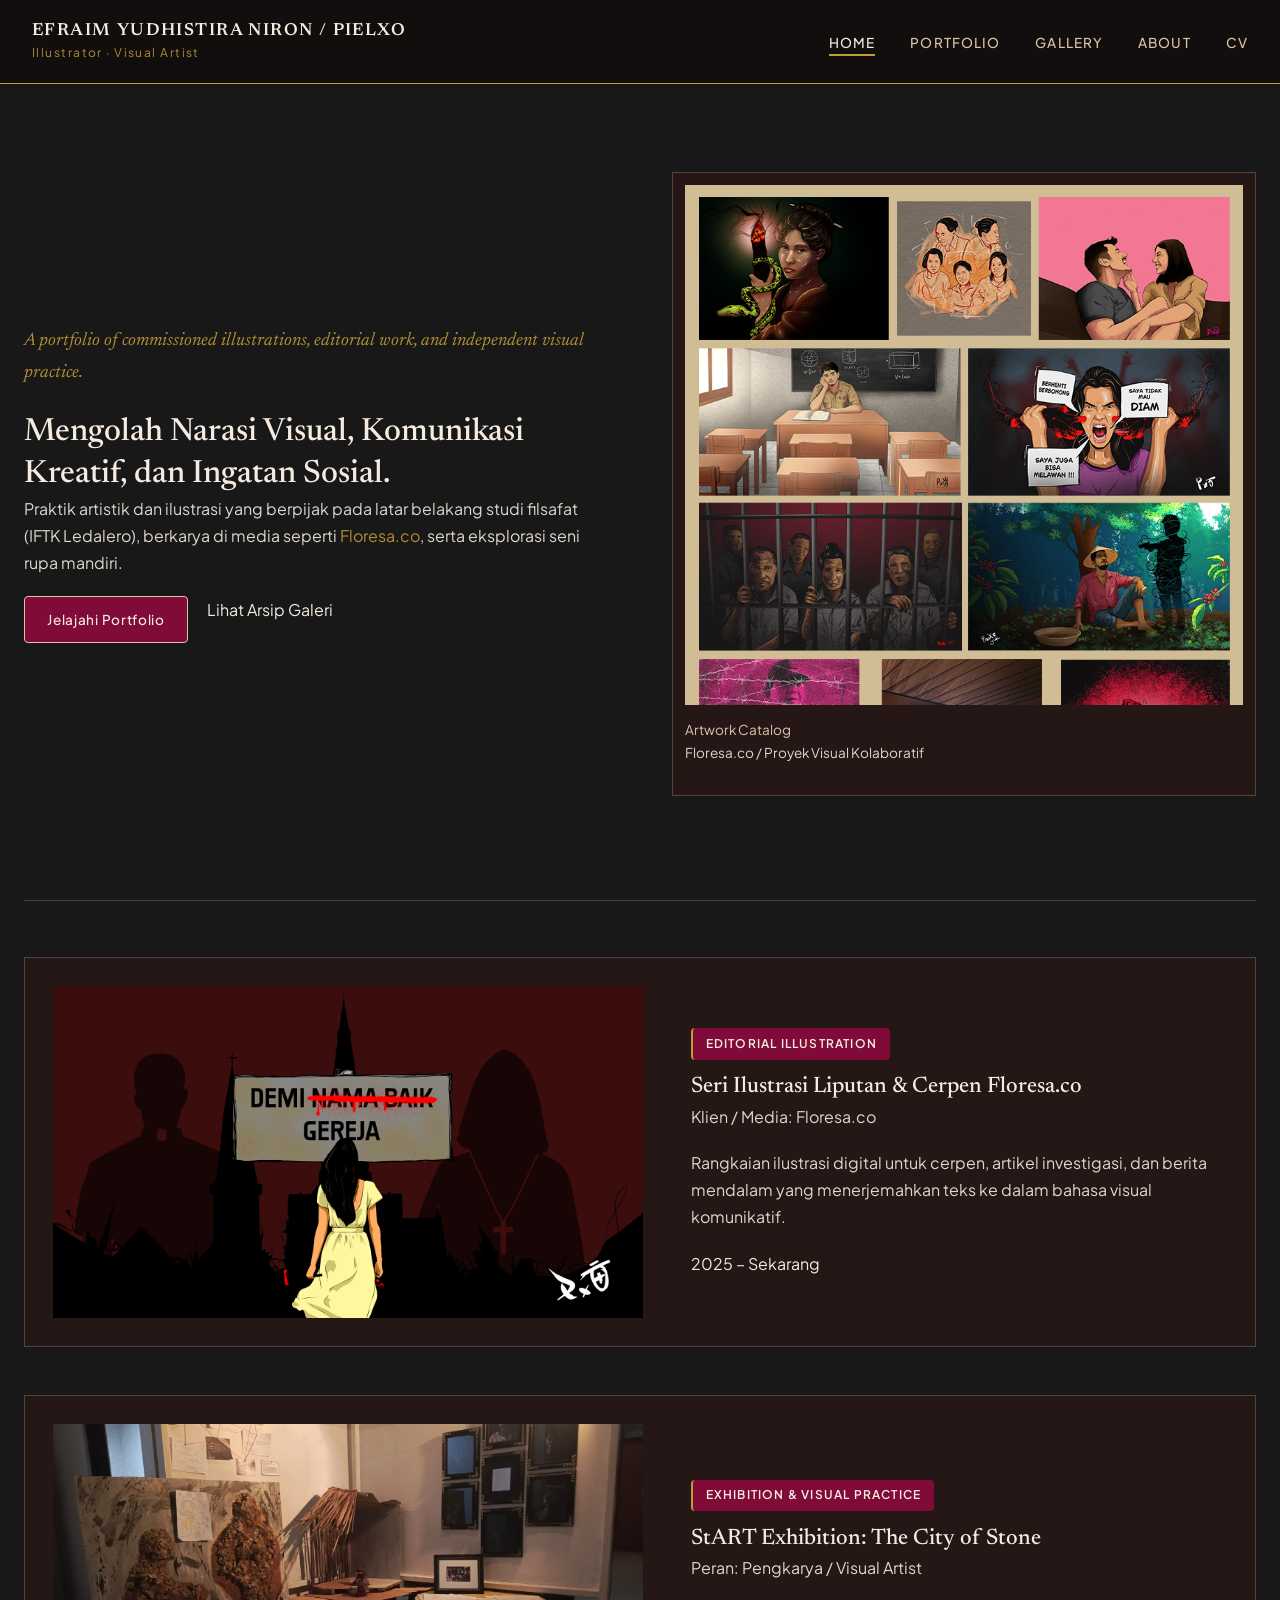
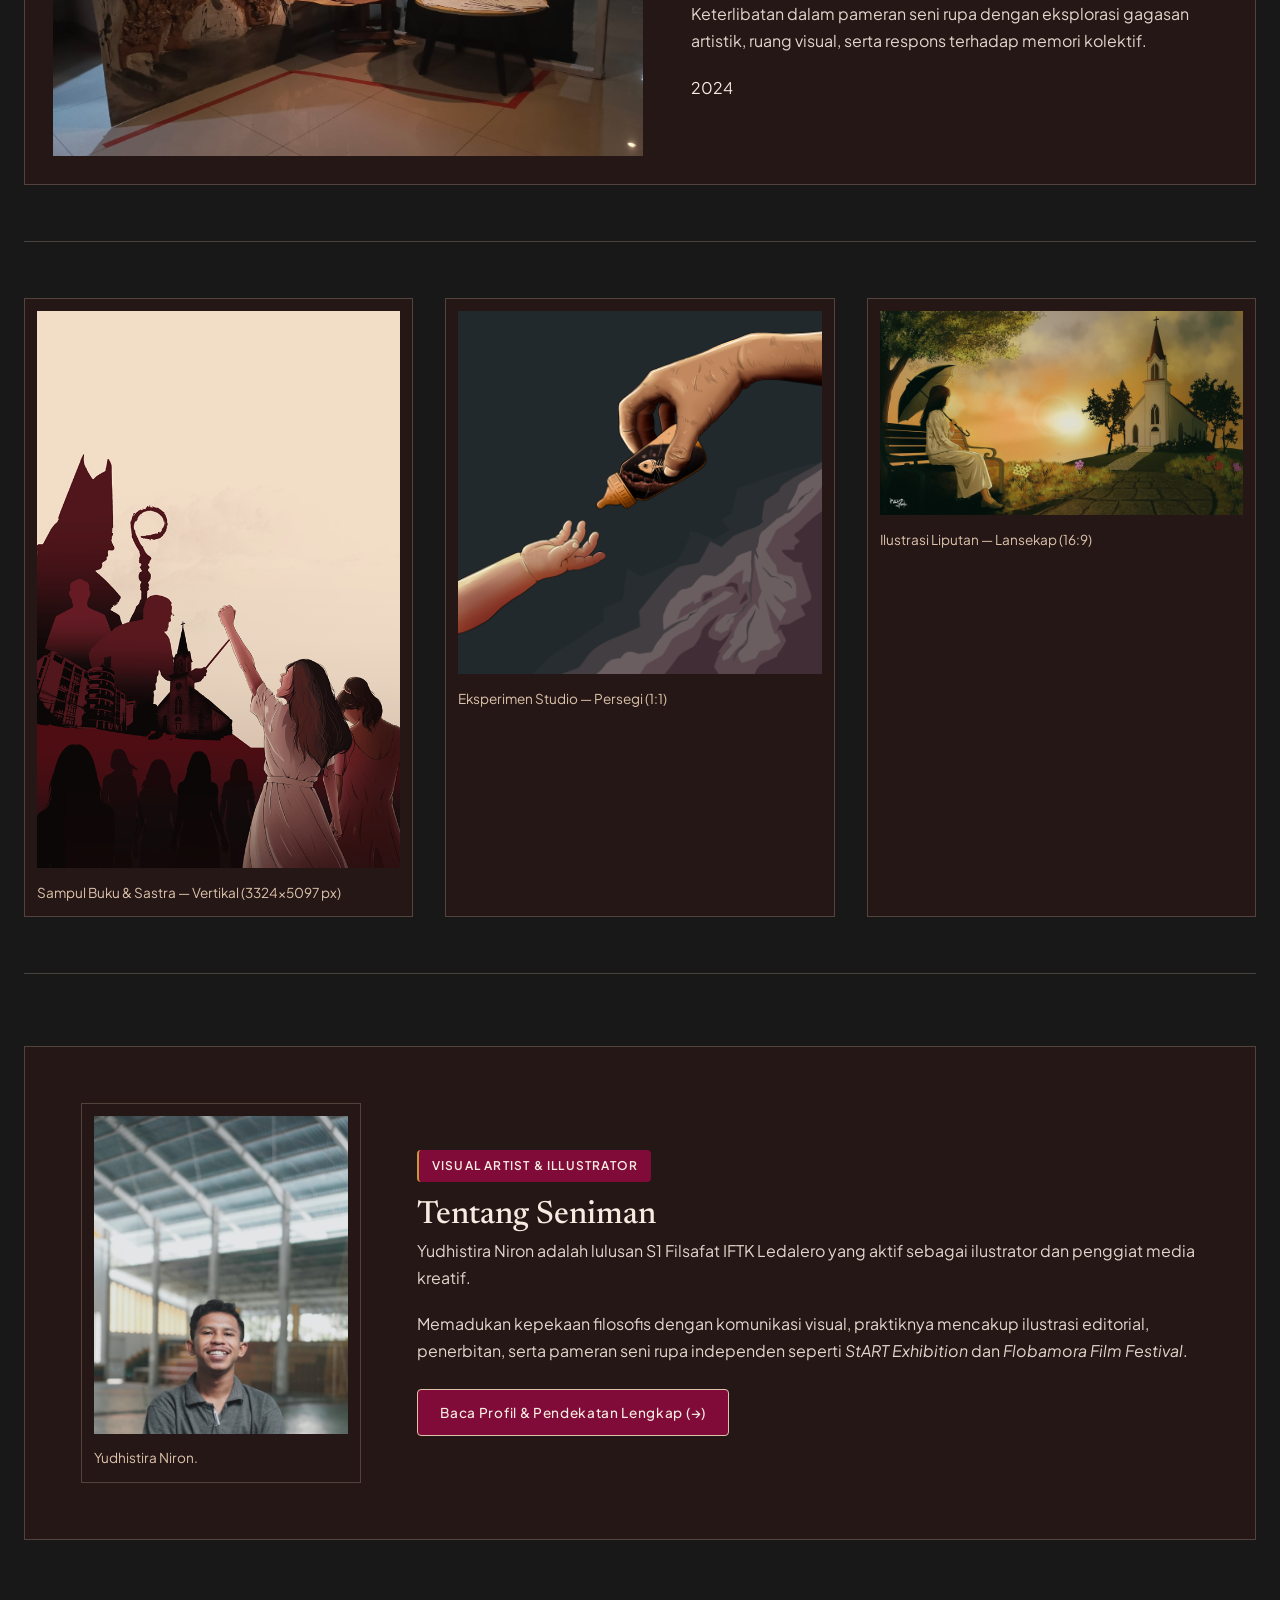
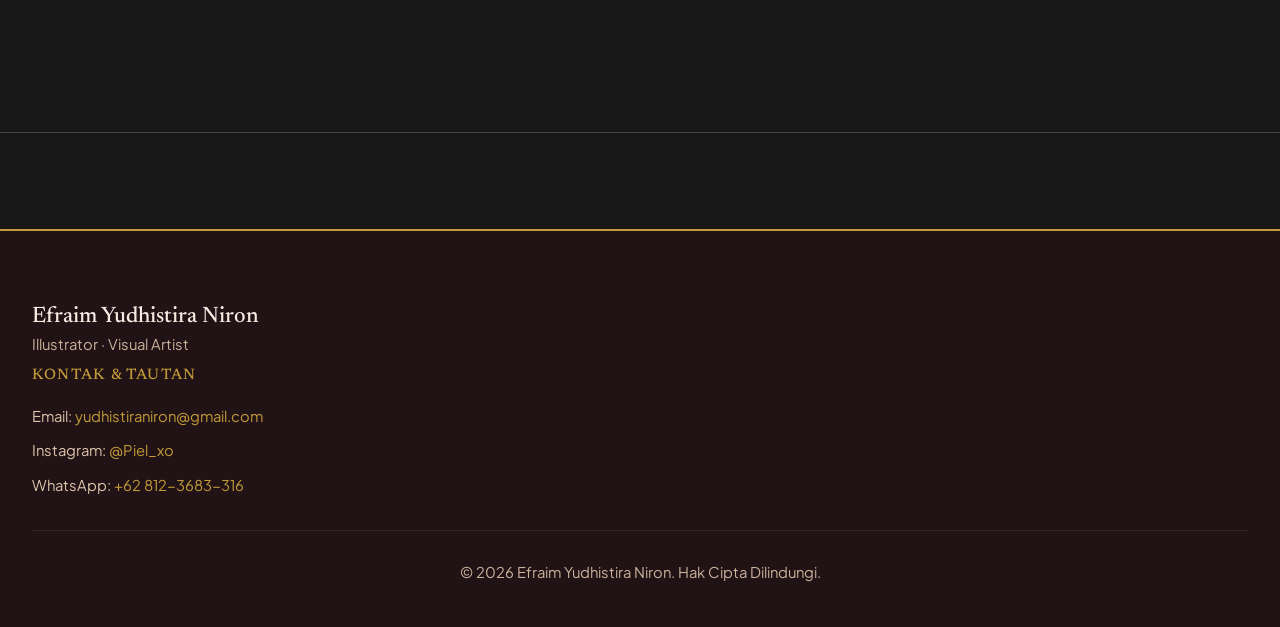
<file: index.html>
<!DOCTYPE html>
<html lang="id">
<head>
  <meta charset="UTF-8">
  <meta name="viewport" content="width=device-width, initial-scale=1.0">
  <title>Efraim Yudhistira Niron — Illustrator & Visual Artist</title>
  <link rel="stylesheet" href="style.css">
</head>
<body>

  <!-- NAVIGATION HEADER -->
  <header>
    <div class="brand">
      <a href="index.html">
        <h1>EFRAIM YUDHISTIRA NIRON / PIELXO</h1>
        <p>Illustrator · Visual Artist</p>
      </a>
    </div>

    <button type="button" class="menu-toggle-btn" aria-label="Buka Menu Navigasi">Menu</button>
    
    <nav class="site-nav">
      <ul>
        <li><a href="index.html" class="active">Home</a></li>
        <li><a href="portfolio.html">Portfolio</a></li>
        <li><a href="gallery.html">Gallery</a></li>
        <li><a href="about.html">About</a></li>
        <li><a href="cv.html">CV</a></li>
      </ul>
    </nav>
  </header>

  <!-- MAIN CONTENT AREA -->
  <main>
    
    <!-- HERO SECTION (ASYMMETRIC LAYOUT) -->
    <section id="hero">
      <div class="hero-text">
        <p class="tagline">A portfolio of commissioned illustrations, editorial work, and independent visual practice.</p>
        <h2>Mengolah Narasi Visual, Komunikasi Kreatif, dan Ingatan Sosial.</h2>
        <p class="description">
          Praktik artistik dan ilustrasi yang berpijak pada latar belakang studi filsafat (IFTK Ledalero), berkarya di media seperti <a href="https://floresa.co" target="_blank" style="color:#C29B38; transition: 0.3s" onMouseOver="this.style.color='#FFD700'" onMouseOut="this.style.color='#C29B38'">Floresa.co</a>, serta eksplorasi seni rupa mandiri.
        </p>
        <div class="hero-actions">
          <a href="portfolio.html" class="btn-primary">Jelajahi Portfolio</a>
          <a href="gallery.html">Lihat Arsip Galeri</a>
        </div>
      </div>

      <div class="hero-featured-image">
        <figure>
          <!-- Placeholder Karya Utama -->
          <img src="KARYA/gabungan.png" alt="Karya Utama Efraim Yudhistira Niron">
          <figcaption>
            <span class="work-title">Artwork Catalog</span>
            <p class="work-meta">Floresa.co / Proyek Visual Kolaboratif</p>
          </figcaption>
        </figure>
      </div>
    </section>

    <hr>

    <!-- FEATURED PORTFOLIO HIGHLIGHTS (STUDI KASUS) -->
    <section id="portfolio-highlights">
     

      <div class="projects-list">
        
        <!-- Project Card 1 (Floresa / Editorial) -->
        <article class="project-card">
          <figure>
            <img src="KARYA/demi nama baik.png" alt="Ilustrasi Liputan Floresa">
          </figure>
          <div class="project-info">
            <span class="badge">Editorial Illustration</span>
            <h3><a href="portfolio.html">Seri Ilustrasi Liputan & Cerpen Floresa.co</a></h3>
            <p class="project-client">Klien / Media: <a href="https://floresa.co" target="_blank" rel="noopener">Floresa.co</a></p>
            <p class="project-excerpt">Rangkaian ilustrasi digital untuk cerpen, artikel investigasi, dan berita mendalam yang menerjemahkan teks ke dalam bahasa visual komunikatif.</p>
            <span class="project-year">2025 – Sekarang</span>
          </div>
        </article>

        <!-- Project Card 2 (Independent / Exhibition) -->
        <article class="project-card">
          <figure>
            <img src="KARYA/caritas dan jery.jpeg" alt="Pameran StART Exhibition">
          </figure>
          <div class="project-info">
            <span class="badge">Exhibition & Visual Practice</span>
            <h3><a href="portfolio.html">StART Exhibition: The City of Stone</a></h3>
            <p class="project-client">Peran: Pengkarya / Visual Artist</p>
            <p class="project-excerpt">Keterlibatan dalam pameran seni rupa dengan eksplorasi gagasan artistik, ruang visual, serta respons terhadap memori kolektif.</p>
            <span class="project-year">2024</span>
          </div>
        </article>

      </div>
    </section>

    <hr>

    <!-- ARCHIVE GALLERY PREVIEW -->
    <section id="gallery-preview">
    
      <div class="gallery-preview-grid">
        <figure class="aspect-vertical">
          <img src="KARYA/depan (tanpa tulisan).png" alt="Sampul Buku Vertikal">
          <figcaption>Sampul Buku & Sastra — Vertikal (3324×5097 px)</figcaption>
        </figure>
        <figure class="aspect-square">
          <img src="KARYA/tolak.png" alt="Refleksi Personal">
          <figcaption>Eksperimen Studio — Persegi (1:1)</figcaption>
        </figure>
        <figure class="aspect-landscape">
          <img src="KARYA/Cerpen Payung Hitam Yang Tertinggal.jpg" alt="Editorial Wide">
          <figcaption>Ilustrasi Liputan — Lansekap (16:9)</figcaption>
        </figure>
      </div>
    </section>

    <hr>

    <!-- SHORT BIOGRAPHY & CONTACT LINK -->
    <!-- SHORT BIOGRAPHY & PROFILE PREVIEW (MINI BIO DENGAN FOTO) -->
    <section id="home-about">
      <div class="home-about-grid">
        
        <!-- Kolom Foto Profil Mini -->
        <div class="home-about-avatar">
          <figure>
            <img src="images d icon/profil.jpg" style="width: 100%; aspect-ratio:4/5 "alt="Efraim Yudhistira Niron">
            <figcaption>Yudhistira Niron.</figcaption>
          </figure>
        </div>

        <!-- Kolom Narasi Singkat -->
        <div class="home-about-text">
          <span class="badge">Visual Artist & Illustrator</span>
          <h2>Tentang Seniman</h2>
          <p>
            Yudhistira Niron adalah lulusan S1 Filsafat IFTK Ledalero yang aktif sebagai ilustrator dan penggiat media kreatif. 
          </p>
          <p>
            Memadukan kepekaan filosofis dengan komunikasi visual, praktiknya mencakup ilustrasi editorial, penerbitan, serta pameran seni rupa independen seperti <em>StART Exhibition</em> dan <em>Flobamora Film Festival</em>.
          </p>
          <div style="margin-top: 1.5rem;">
            <a href="about.html" class="btn-read-more">Baca Profil & Pendekatan Lengkap (&rarr;)</a>
          </div>
        </div>

      </div>
    </section>
  </main>

  <hr>

  <!-- FOOTER -->
  <footer font-size: 3rem;>
    <div class="footer-brand">
      <h3>Efraim Yudhistira Niron</h3>
      <p>Illustrator · Visual Artist</p>
    </div>

   
    <div class="footer-contact">
      <h4>Kontak & Tautan</h4>
      <ul>
        <li>Email: <a href="mailto:yudhistiraniron@gmail.com" style="color: #C29B38; ">yudhistiraniron@gmail.com</a></li>
        <li>Instagram: <a href="https://www.instagram.com/piel_xo" target="_blank" rel="noopener noreferrer" style="color: #C29B38">@Piel_xo</a></li>
        <li>WhatsApp: <a href="https://wa.me/628123683316" target="_blank" style="color: #C29B38">+62 812-3683-316</a></li>
      </ul>
    </div>

    <div class="footer-copyright">
      <p style="text-align: center;">&copy; 2026 Efraim Yudhistira Niron. Hak Cipta Dilindungi.</p>
    </div>
  </footer>
  <script src="script.js"></script>
</body>
</html>
</file>
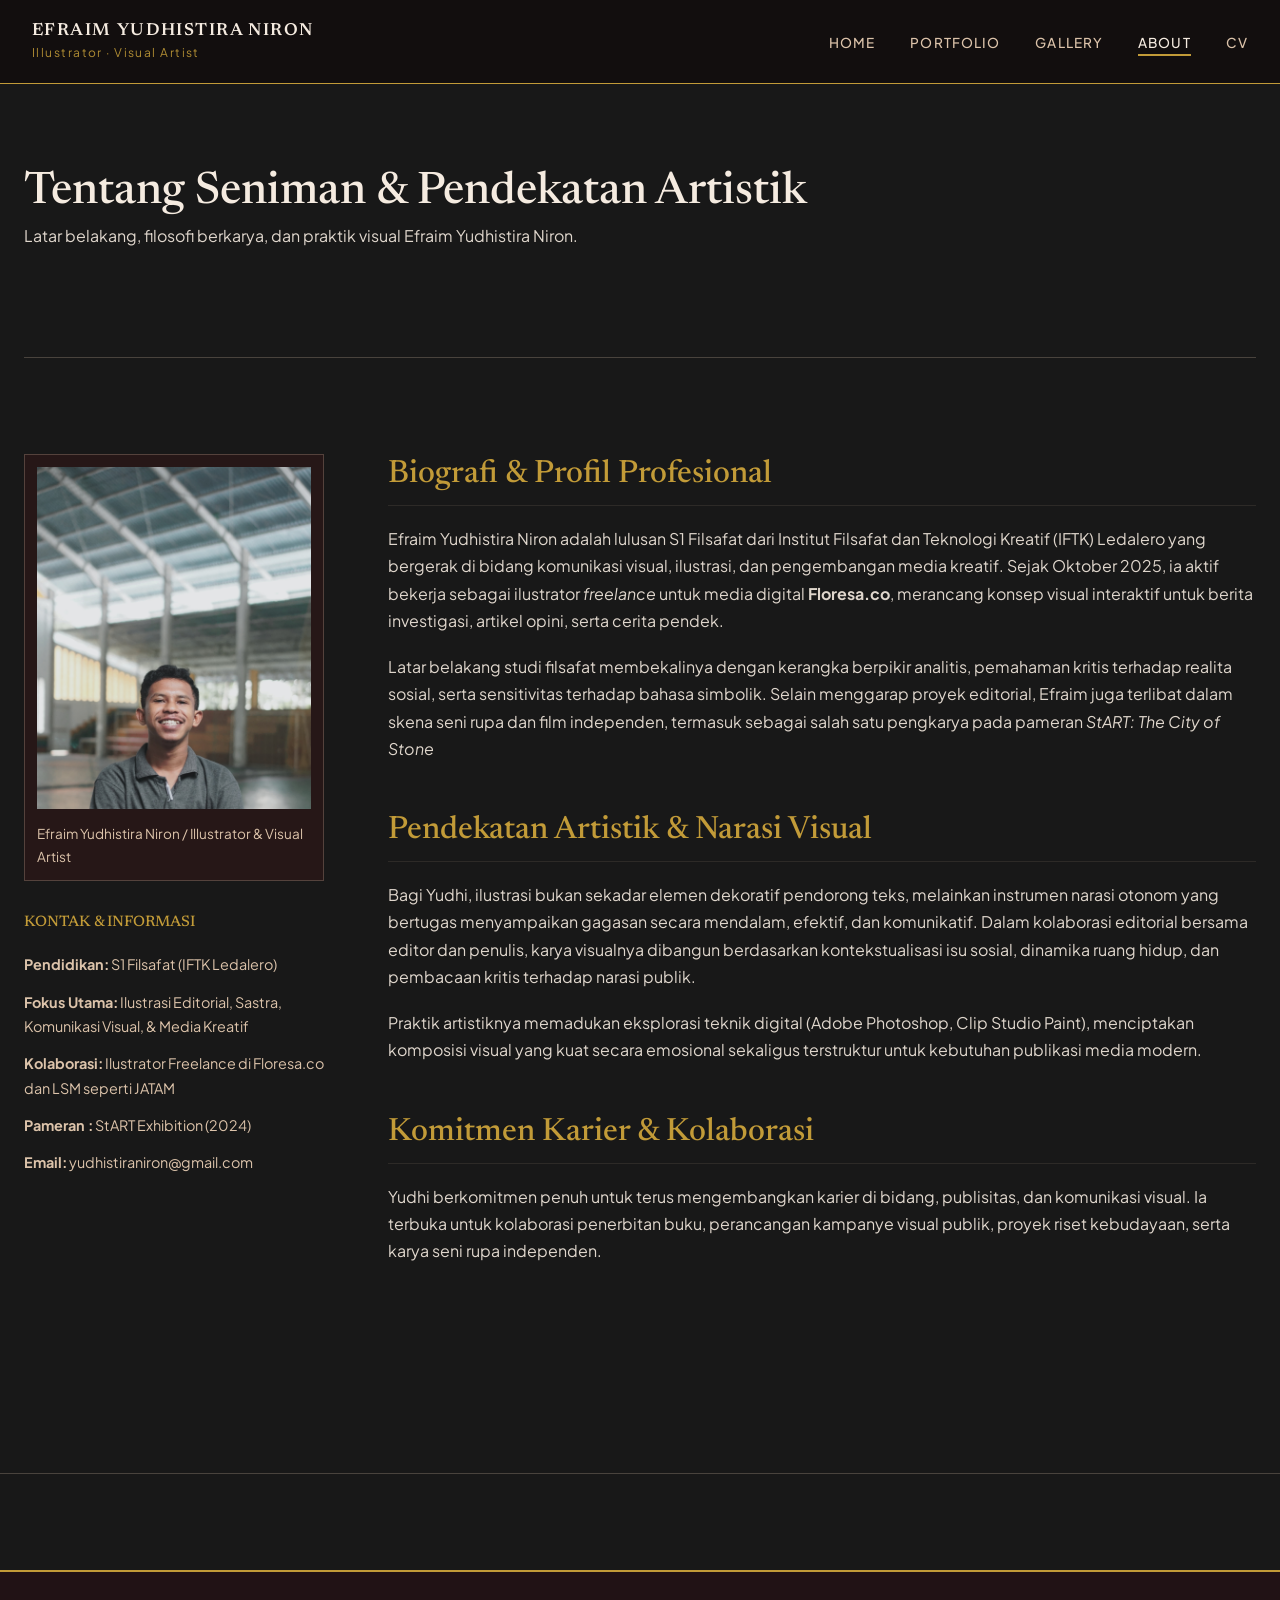
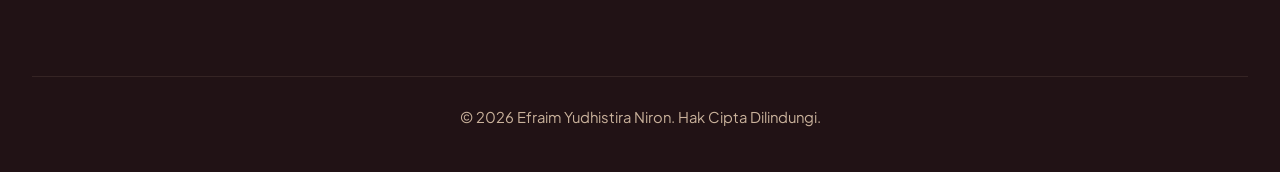
<file: about.html>
<!DOCTYPE html>
<html lang="id">
<head>
  <meta charset="UTF-8">
  <meta name="viewport" content="width=device-width, initial-scale=1.0">
  <title>About — Efraim Yudhistira Niron</title>
  <link rel="stylesheet" href="style.css">
</head>
<body>

  <!-- NAVIGATION HEADER -->
  <header>
    <div class="brand">
      <a href="index.html">
        <h1>EFRAIM YUDHISTIRA NIRON</h1>
        <p>Illustrator · Visual Artist</p>
      </a>
    </div>

    <button type="button" class="menu-toggle-btn" aria-label="Buka Menu Navigasi">Menu</button>
    
    <nav class="site-nav">
      <ul>
        <li><a href="index.html">Home</a></li>
        <li><a href="portfolio.html">Portfolio</a></li>
        <li><a href="gallery.html">Gallery</a></li>
        <li><a href="about.html" class="active">About</a></li>
        <li><a href="cv.html">CV</a></li>
      </ul>
    </nav>
  </header>

  <!-- MAIN CONTENT AREA -->
  <main>

    <!-- PAGE HEADER -->
    <section id="page-header">
      <h1>Tentang Seniman & Pendekatan Artistik</h1>
      <p>Latar belakang, filosofi berkarya, dan praktik visual Efraim Yudhistira Niron.</p>
    </section>

    <hr>

    <!-- ABOUT CONTAINER (2-COLUMN EDITORIAL LAYOUT) -->
    <section id="about-container">

      <!-- KOLOM KIRI: DOKUMENTASI POTRET & KONTAK QUICK INFO -->
      <aside class="about-sidebar">
        <figure class="artist-portrait">
          <img src="images d icon/profil.jpg" alt="Efraim Yudhistira Niron" style="width: 100%; aspect-ratio: 4 / 5; object-fit: cover;">
          <figcaption>Efraim Yudhistira Niron / Illustrator & Visual Artist</figcaption>
        </figure>

        <div class="quick-info">
          <h3>Kontak & Informasi</h3>
          <ul>
            <li><strong>Pendidikan:</strong> S1 Filsafat (IFTK Ledalero)</li>
            <li><strong>Fokus Utama:</strong> Ilustrasi Editorial, Sastra, Komunikasi Visual, & Media Kreatif</li>
            <li><strong>Kolaborasi:</strong> Ilustrator Freelance di Floresa.co dan LSM seperti JATAM</li>
            <li><strong>Pameran :</strong> StART Exhibition (2024)</li>
            <li><strong>Email:</strong> <a href="mailto:yudhistiraniron@gmail.com">yudhistiraniron@gmail.com</a></li>
          </ul>
        </div>
      </aside>

      <!-- KOLOM KANAN: NARASI BIOGRAFI & PENDEKATAN ARTISTIK -->
      <article class="about-content">
        
        <section class="bio-block">
          <h2>Biografi & Profil Profesional</h2>
          <p>
            Efraim Yudhistira Niron adalah lulusan S1 Filsafat dari Institut Filsafat dan Teknologi Kreatif (IFTK) Ledalero yang bergerak di bidang komunikasi visual, ilustrasi, dan pengembangan media kreatif. Sejak Oktober 2025, ia aktif bekerja sebagai ilustrator <em>freelance</em> untuk media digital <strong>Floresa.co</strong>, merancang konsep visual interaktif untuk berita investigasi, artikel opini, serta cerita pendek.
          </p>
          <p>
            Latar belakang studi filsafat membekalinya dengan kerangka berpikir analitis, pemahaman kritis terhadap realita sosial, serta sensitivitas terhadap bahasa simbolik. Selain menggarap proyek editorial, Efraim juga terlibat dalam skena seni rupa dan film independen, termasuk sebagai salah satu pengkarya pada pameran <em>StART: The City of Stone</em> 
          </p>
        </section>

        <section class="bio-block">
          <h2>Pendekatan Artistik & Narasi Visual</h2>
          <p>
            Bagi Yudhi, ilustrasi bukan sekadar elemen dekoratif pendorong teks, melainkan instrumen narasi otonom yang bertugas menyampaikan gagasan secara mendalam, efektif, dan komunikatif. Dalam kolaborasi editorial bersama editor dan penulis, karya visualnya dibangun berdasarkan kontekstualisasi isu sosial, dinamika ruang hidup, dan pembacaan kritis terhadap narasi publik.
          </p>
          <p>
            Praktik artistiknya memadukan eksplorasi teknik digital (Adobe Photoshop, Clip Studio Paint), menciptakan komposisi visual yang kuat secara emosional sekaligus terstruktur untuk kebutuhan publikasi media modern.
          </p>
        </section>

        <section class="bio-block">
          <h2>Komitmen Karier & Kolaborasi</h2>
          <p>
            Yudhi berkomitmen penuh untuk terus mengembangkan karier di bidang, publisitas, dan komunikasi visual. Ia terbuka untuk kolaborasi penerbitan buku, perancangan kampanye visual publik, proyek riset kebudayaan, serta karya seni rupa independen.
          </p>
        </section>

      </article>

    </section>

  </main>

  <hr>

  <!-- FOOTER -->
  <footer>
    <div class="footer-copyright">
      <p>&copy; 2026 Efraim Yudhistira Niron. Hak Cipta Dilindungi.</p>
    </div>
  </footer>

  <script src="script.js"></script>
</body>
</html>
</file>
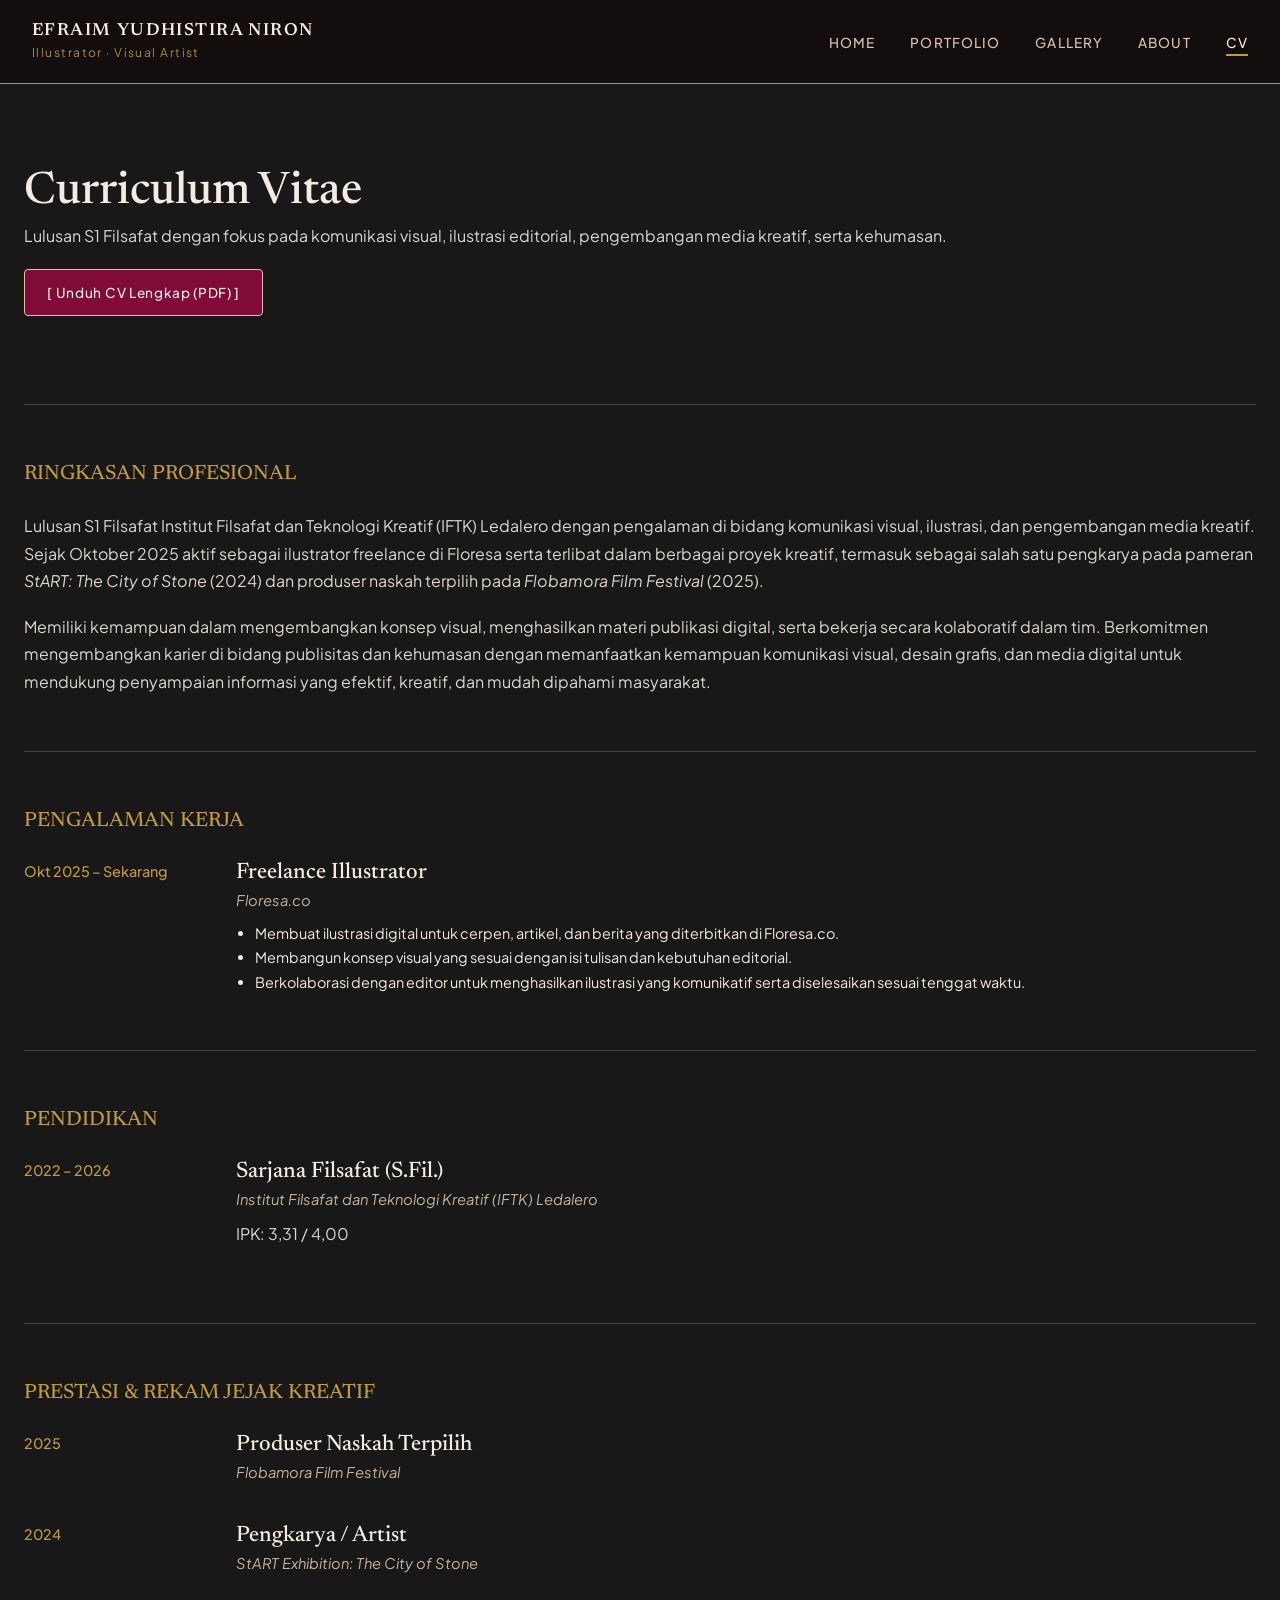
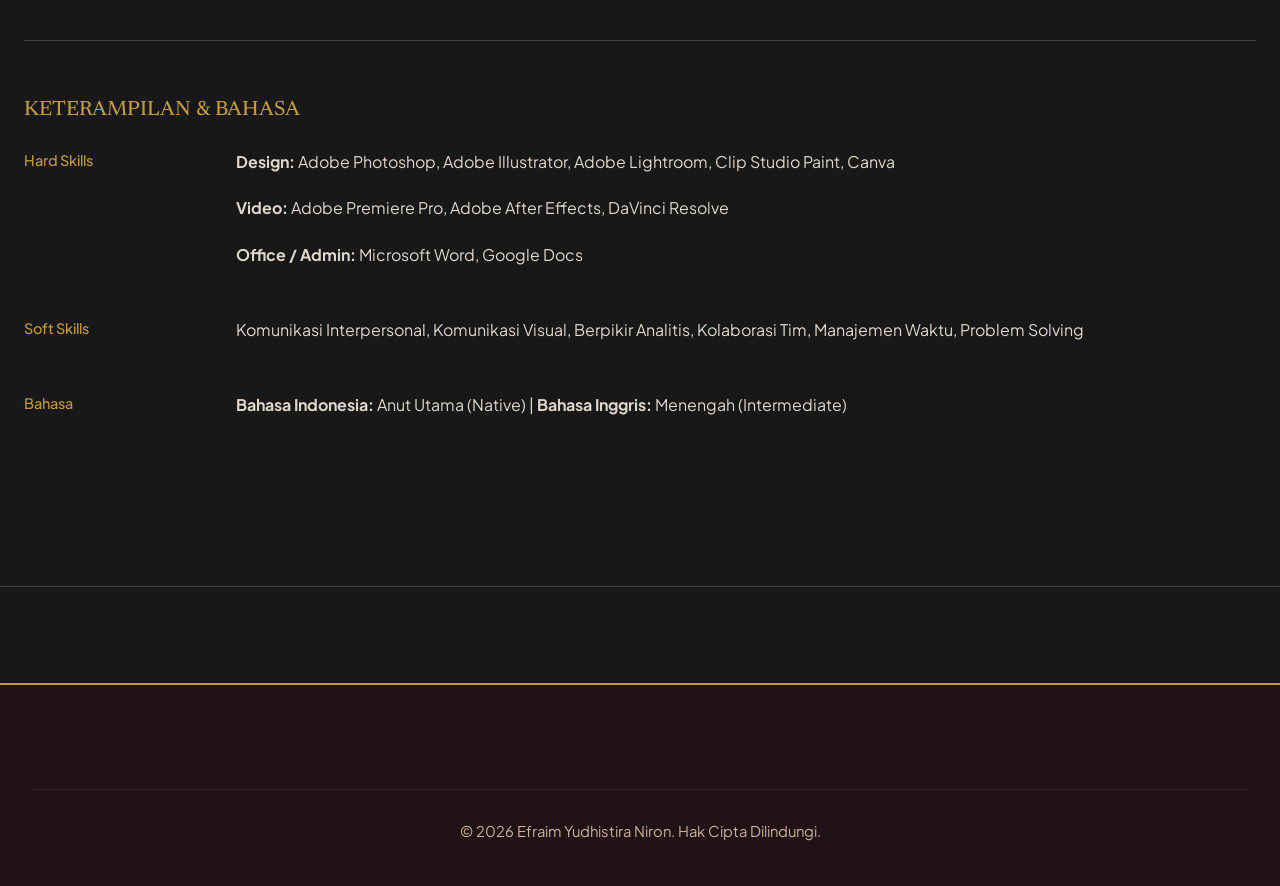
<file: cv.html>
<!DOCTYPE html>
<html lang="id">
<head>
  <meta charset="UTF-8">
  <meta name="viewport" content="width=device-width, initial-scale=1.0">
  <title>Curriculum Vitae — Efraim Yudhistira Niron</title>
  <link rel="stylesheet" href="style.css">
</head>
<body>

  <!-- NAVIGATION HEADER -->
  <header>
    <div class="brand">
      <a href="index.html">
        <h1>EFRAIM YUDHISTIRA NIRON</h1>
        <p>Illustrator · Visual Artist</p>
      </a>
    </div>

    <button type="button" class="menu-toggle-btn" aria-label="Buka Menu Navigasi">Menu</button>
    
    <nav class="site-nav">
      <ul>
        <li><a href="index.html">Home</a></li>
        <li><a href="portfolio.html">Portfolio</a></li>
        <li><a href="gallery.html">Gallery</a></li>
        <li><a href="about.html">About</a></li>
        <li><a href="cv.html" class="active">CV</a></li>
      </ul>
    </nav>
  </header>

  <!-- MAIN CONTENT AREA -->
  <main>

    <!-- PAGE HEADER & PDF ACTION -->
    <section id="page-header" class="cv-header">
      <div>
        <h1>Curriculum Vitae</h1>
        <p>Lulusan S1 Filsafat dengan fokus pada komunikasi visual, ilustrasi editorial, pengembangan media kreatif, serta kehumasan.</p>
      </div>

      <!-- ACTION BUTTON UNTUK UNDUH / EMBED PDF -->
      <div class="cv-download-action" style="margin-top: 1rem;">
        <a href="assets/Efraim_Yudhistira_Niron_CV.pdf" target="_blank" download class="btn-primary">
          [ Unduh CV Lengkap (PDF) ]
        </a>
      </div>
    </section>

    <hr>

    <!-- CV CONTENT SECTION (SCANNABLE TEXT LAYOUT) -->
    <section id="cv-content">

      <!-- BLOCK 1: PROFESSIONAL SUMMARY -->
      <div class="cv-section">
        <h2>Ringkasan Profesional</h2>
        <div class="cv-summary-box">
          <p>
            Lulusan S1 Filsafat Institut Filsafat dan Teknologi Kreatif (IFTK) Ledalero dengan pengalaman di bidang komunikasi visual, ilustrasi, dan pengembangan media kreatif. Sejak Oktober 2025 aktif sebagai ilustrator freelance di Floresa serta terlibat dalam berbagai proyek kreatif, termasuk sebagai salah satu pengkarya pada pameran <em>StART: The City of Stone</em> (2024) dan produser naskah terpilih pada <em>Flobamora Film Festival</em> (2025). 
          </p>
          <p>
            Memiliki kemampuan dalam mengembangkan konsep visual, menghasilkan materi publikasi digital, serta bekerja secara kolaboratif dalam tim. Berkomitmen mengembangkan karier di bidang publisitas dan kehumasan dengan memanfaatkan kemampuan komunikasi visual, desain grafis, dan media digital untuk mendukung penyampaian informasi yang efektif, kreatif, dan mudah dipahami masyarakat.
          </p>
        </div>
      </div>

      <hr>

      <!-- BLOCK 2: PENGALAMAN KERJA -->
      <div class="cv-section">
        <h2>Pengalaman Kerja</h2>
        
        <div class="cv-item">
          <div class="cv-date">Okt 2025 – Sekarang</div>
          <div class="cv-details">
            <h3>Freelance Illustrator</h3>
            <p class="institution"><a href="https://floresa.co" target="_blank" rel="noopener">Floresa.co</a></p>
            <ul class="cv-bullet-list">
              <li>Membuat ilustrasi digital untuk cerpen, artikel, dan berita yang diterbitkan di Floresa.co.</li>
              <li>Membangun konsep visual yang sesuai dengan isi tulisan dan kebutuhan editorial.</li>
              <li>Berkolaborasi dengan editor untuk menghasilkan ilustrasi yang komunikatif serta diselesaikan sesuai tenggat waktu.</li>
            </ul>
          </div>
        </div>
      </div>

      <hr>

      <!-- BLOCK 3: PENDIDIKAN -->
      <div class="cv-section">
        <h2>Pendidikan</h2>
        
        <div class="cv-item">
          <div class="cv-date">2022 – 2026</div>
          <div class="cv-details">
            <h3>Sarjana Filsafat (S.Fil.)</h3>
            <p class="institution">Institut Filsafat dan Teknologi Kreatif (IFTK) Ledalero</p>
            <p class="notes">IPK: 3,31 / 4,00</p>
          </div>
        </div>
      </div>

      <hr>

      <!-- BLOCK 4: PRESTASI & PAMERAN -->
      <div class="cv-section">
        <h2>Prestasi & Rekam Jejak Kreatif</h2>
        
        <div class="cv-item">
          <div class="cv-date">2025</div>
          <div class="cv-details">
            <h3>Produser Naskah Terpilih</h3>
            <p class="institution">Flobamora Film Festival</p>
          </div>
        </div>

        <div class="cv-item">
          <div class="cv-date">2024</div>
          <div class="cv-details">
            <h3>Pengkarya / Artist</h3>
            <p class="institution">StART Exhibition: The City of Stone</p>
          </div>
        </div>
      </div>

      <hr>

      <!-- BLOCK 5: SKILLS & BAHASA -->
      <div class="cv-section">
        <h2>Keterampilan & Bahasa</h2>
        
        <div class="cv-item">
          <div class="cv-date">Hard Skills</div>
          <div class="cv-details">
            <p><strong>Design:</strong> Adobe Photoshop, Adobe Illustrator, Adobe Lightroom, Clip Studio Paint, Canva</p>
            <p><strong>Video:</strong> Adobe Premiere Pro, Adobe After Effects, DaVinci Resolve</p>
            <p><strong>Office / Admin:</strong> Microsoft Word, Google Docs</p>
          </div>
        </div>

        <div class="cv-item">
          <div class="cv-date">Soft Skills</div>
          <div class="cv-details">
            <p>Komunikasi Interpersonal, Komunikasi Visual, Berpikir Analitis, Kolaborasi Tim, Manajemen Waktu, Problem Solving</p>
          </div>
        </div>

        <div class="cv-item">
          <div class="cv-date">Bahasa</div>
          <div class="cv-details">
            <p><strong>Bahasa Indonesia:</strong> Anut Utama (Native) | <strong>Bahasa Inggris:</strong> Menengah (Intermediate)</p>
          </div>
        </div>
      </div>

    </section>

  </main>

  <hr>

  <!-- FOOTER -->
  <footer>
    <div class="footer-copyright">
      <p>&copy; 2026 Efraim Yudhistira Niron. Hak Cipta Dilindungi.</p>
    </div>
  </footer>

  <script src="script.js"></script>
</body>
</html>
</file>
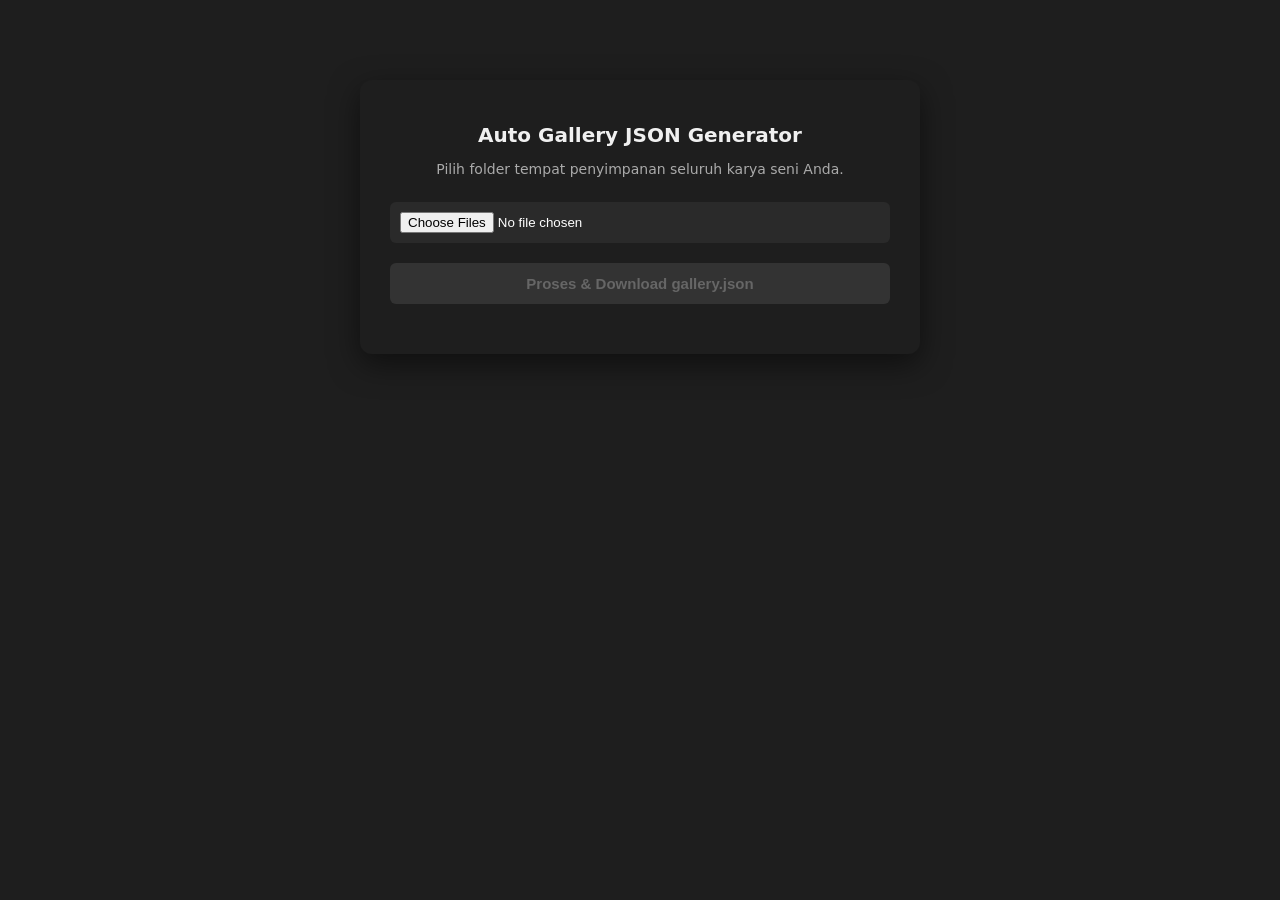
<file: generate.html>
<!DOCTYPE html>
<html lang="id">
<head>
    <meta charset="UTF-8">
    <title>Generator Galeri Pielxo</title>
    <style>
        body { font-family: system-ui, sans-serif; background: #121212; color: #f0f0f0; max-width: 500px; margin: 80px auto; padding: 30px; border-radius: 12px; background: #1e1e1e; box-shadow: 0 10px 30px rgba(0,0,0,0.5); text-align: center; }
        h1 { font-size: 20px; margin-bottom: 10px; }
        p { color: #aaa; font-size: 14px; margin-bottom: 25px; }
        input[type="file"] { display: block; margin: 0 auto 20px; background: #2a2a2a; padding: 10px; border-radius: 6px; width: 100%; box-sizing: border-box; cursor: pointer; color: #fff; }
        button { background: #4f46e5; color: #fff; border: none; padding: 12px 24px; font-size: 15px; cursor: pointer; border-radius: 6px; font-weight: bold; width: 100%; transition: background 0.2s; }
        button:disabled { background: #333; color: #666; cursor: not-allowed; }
        button:not(:disabled):hover { background: #4338ca; }
        #status { margin-top: 20px; font-size: 14px; color: #38bdf8; }
    </style>
</head>
<body>
    <h1>Auto Gallery JSON Generator</h1>
    <p>Pilih folder tempat penyimpanan seluruh karya seni Anda.</p>
    
    <input type="file" id="folderInput" webkitdirectory directory multiple>
    <button id="generateBtn" disabled>Proses & Download gallery.json</button>
    <div id="status"></div>

    <script>
        const folderInput = document.getElementById('folderInput');
        const generateBtn = document.getElementById('generateBtn');
        const statusEl = document.getElementById('status');
        let selectedFiles = [];
        let folderName = '';

        folderInput.addEventListener('change', (e) => {
            selectedFiles = Array.from(e.target.files);
            if (selectedFiles.length > 0) {
                // Ambil nama folder utama
                const firstPath = selectedFiles[0].webkitRelativePath;
                folderName = firstPath.split('/')[0];
                
                generateBtn.disabled = false;
                statusEl.innerText = `${selectedFiles.length} file ditemukan di folder "${folderName}". Siap diproses!`;
            }
        });

        generateBtn.addEventListener('click', async () => {
            const validExtensions = ['.jpg', '.jpeg', '.png', '.webp', '.gif'];
            const items = [];
            statusEl.innerText = "Sedang membaca ukuran piksel karya...";

            for (const file of selectedFiles) {
                const ext = file.name.substring(file.name.lastIndexOf('.')).toLowerCase();
                if (!validExtensions.includes(ext)) continue;

                const imageUrl = URL.createObjectURL(file);
                const dimensions = await getImageDimensions(imageUrl);
                
                const ratio = dimensions.width / dimensions.height;
                let orientation = "landscape";
                if (ratio > 1.15) orientation = "landscape";
                else if (ratio < 0.85) orientation = "portrait";
                else orientation = "square";

                const cleanTitle = file.name.substring(0, file.name.lastIndexOf('.'))
                    .replace(/[-_]/g, ' ')
                    .replace(/\b\w/g, l => l.toUpperCase());

                // Jalur gambar di web mengarah ke folder baru Anda
                const imagePath = `${folderName}/${file.name}`;

                items.push({
                    title: cleanTitle,
                    image: imagePath,
                    orientation: orientation,
                    width: dimensions.width,
                    height: dimensions.height,
                    badge: "Artwork",
                    description: ""
                });
            }

            // Buat file JSON dan otomatis download ke komputer
            const jsonContent = JSON.stringify({ items }, null, 2);
            const blob = new Blob([jsonContent], { type: 'application/json' });
            const url = URL.createObjectURL(blob);
            
            const a = document.createElement('a');
            a.href = url;
            a.download = 'gallery.json';
            a.click();

            statusEl.innerText = `Berhasil! Total ${items.length} karya tercatat. File gallery.json telah terdownload. Pindahkan file tersebut ke folder 'content/' di proyek Anda.`;
        });

        function getImageDimensions(url) {
            return new Promise((resolve) => {
                const img = new Image();
                img.onload = () => resolve({ width: img.width, height: img.height });
                img.src = url;
            });
        }
    </script>
</body>
</html>
</file>
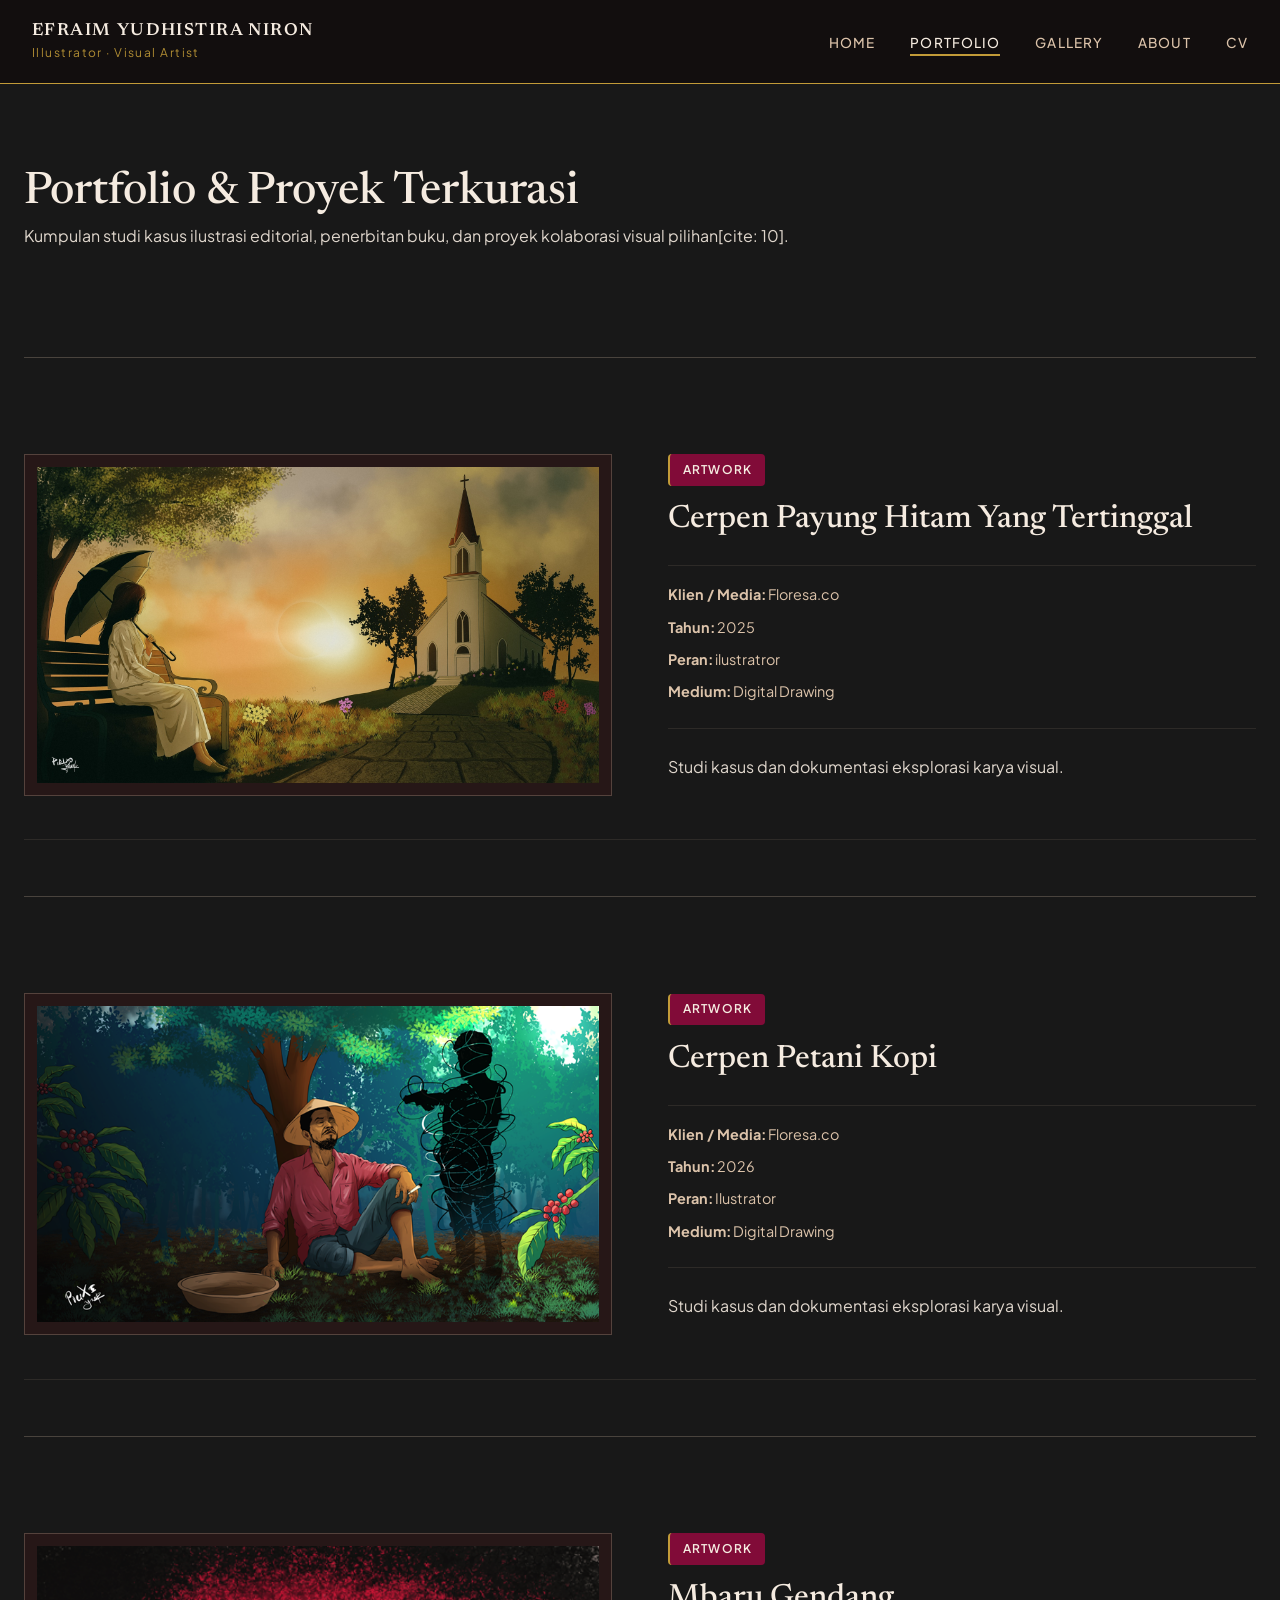
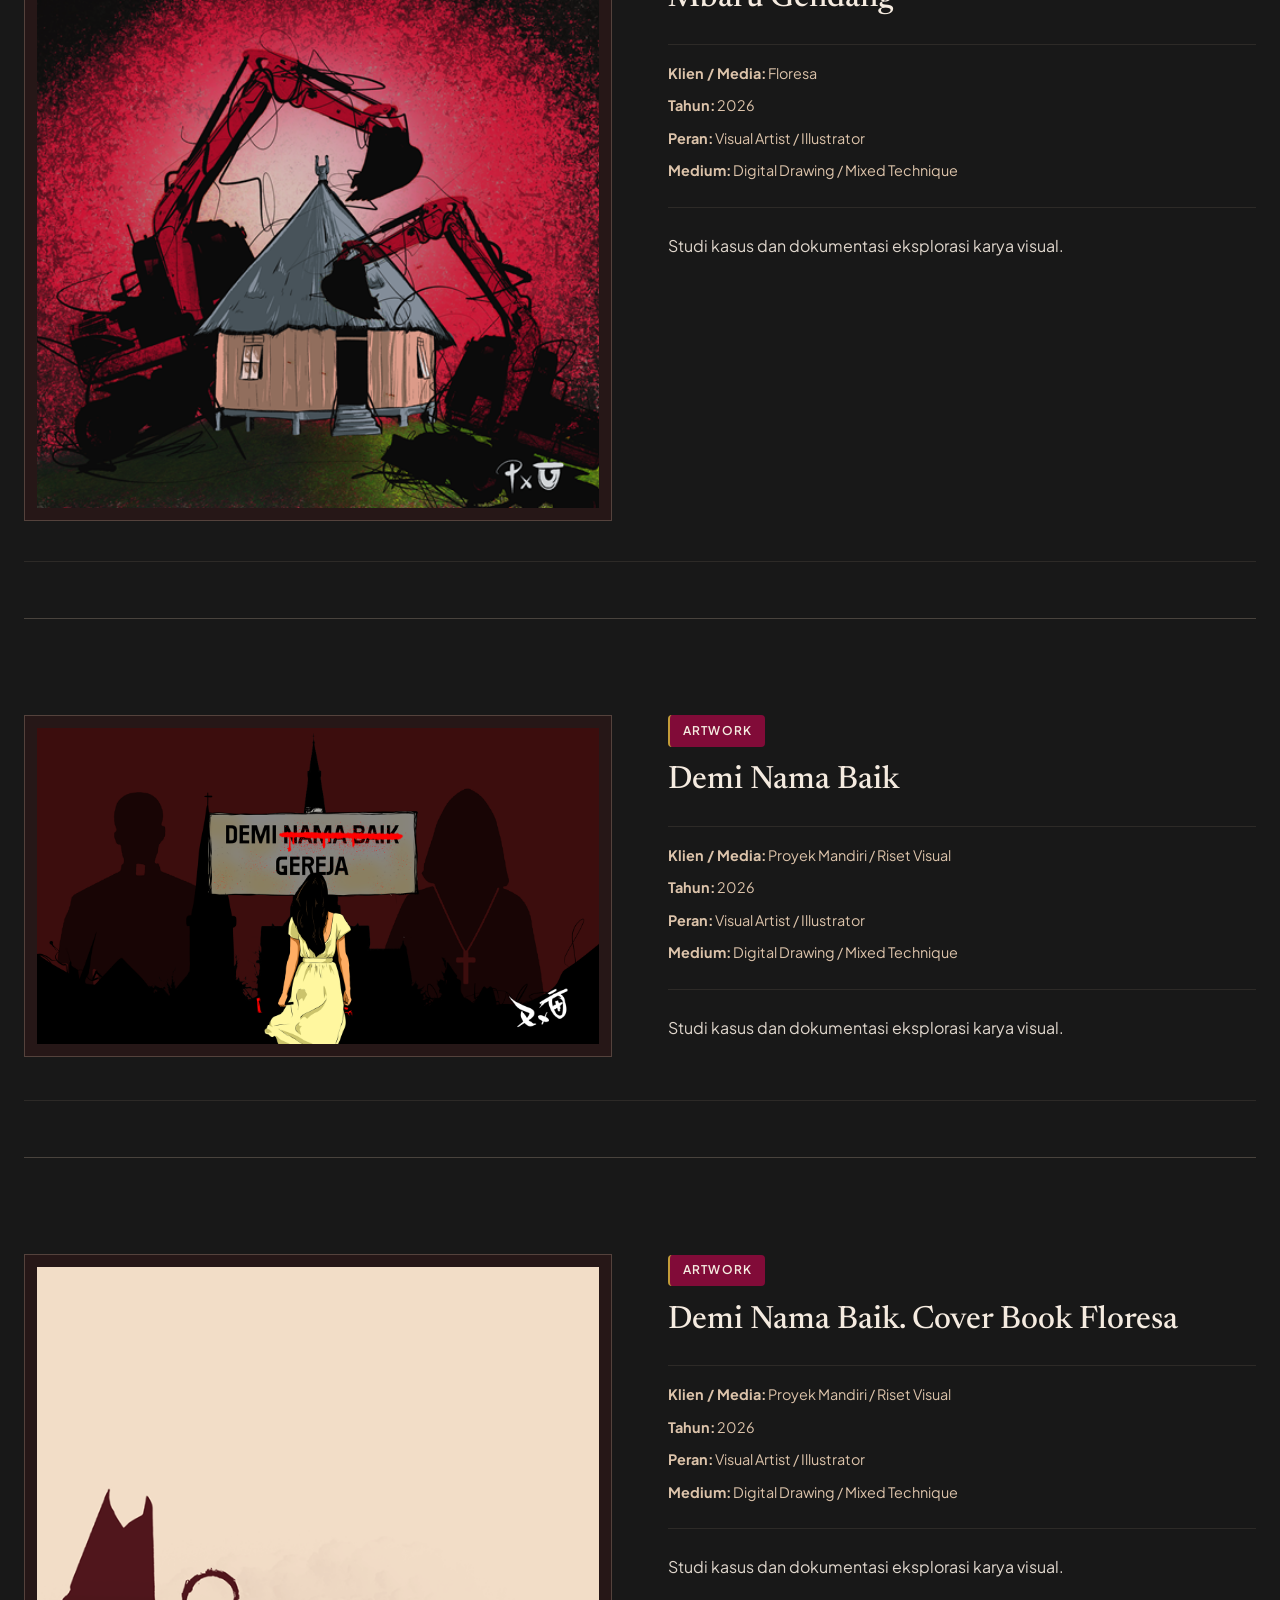
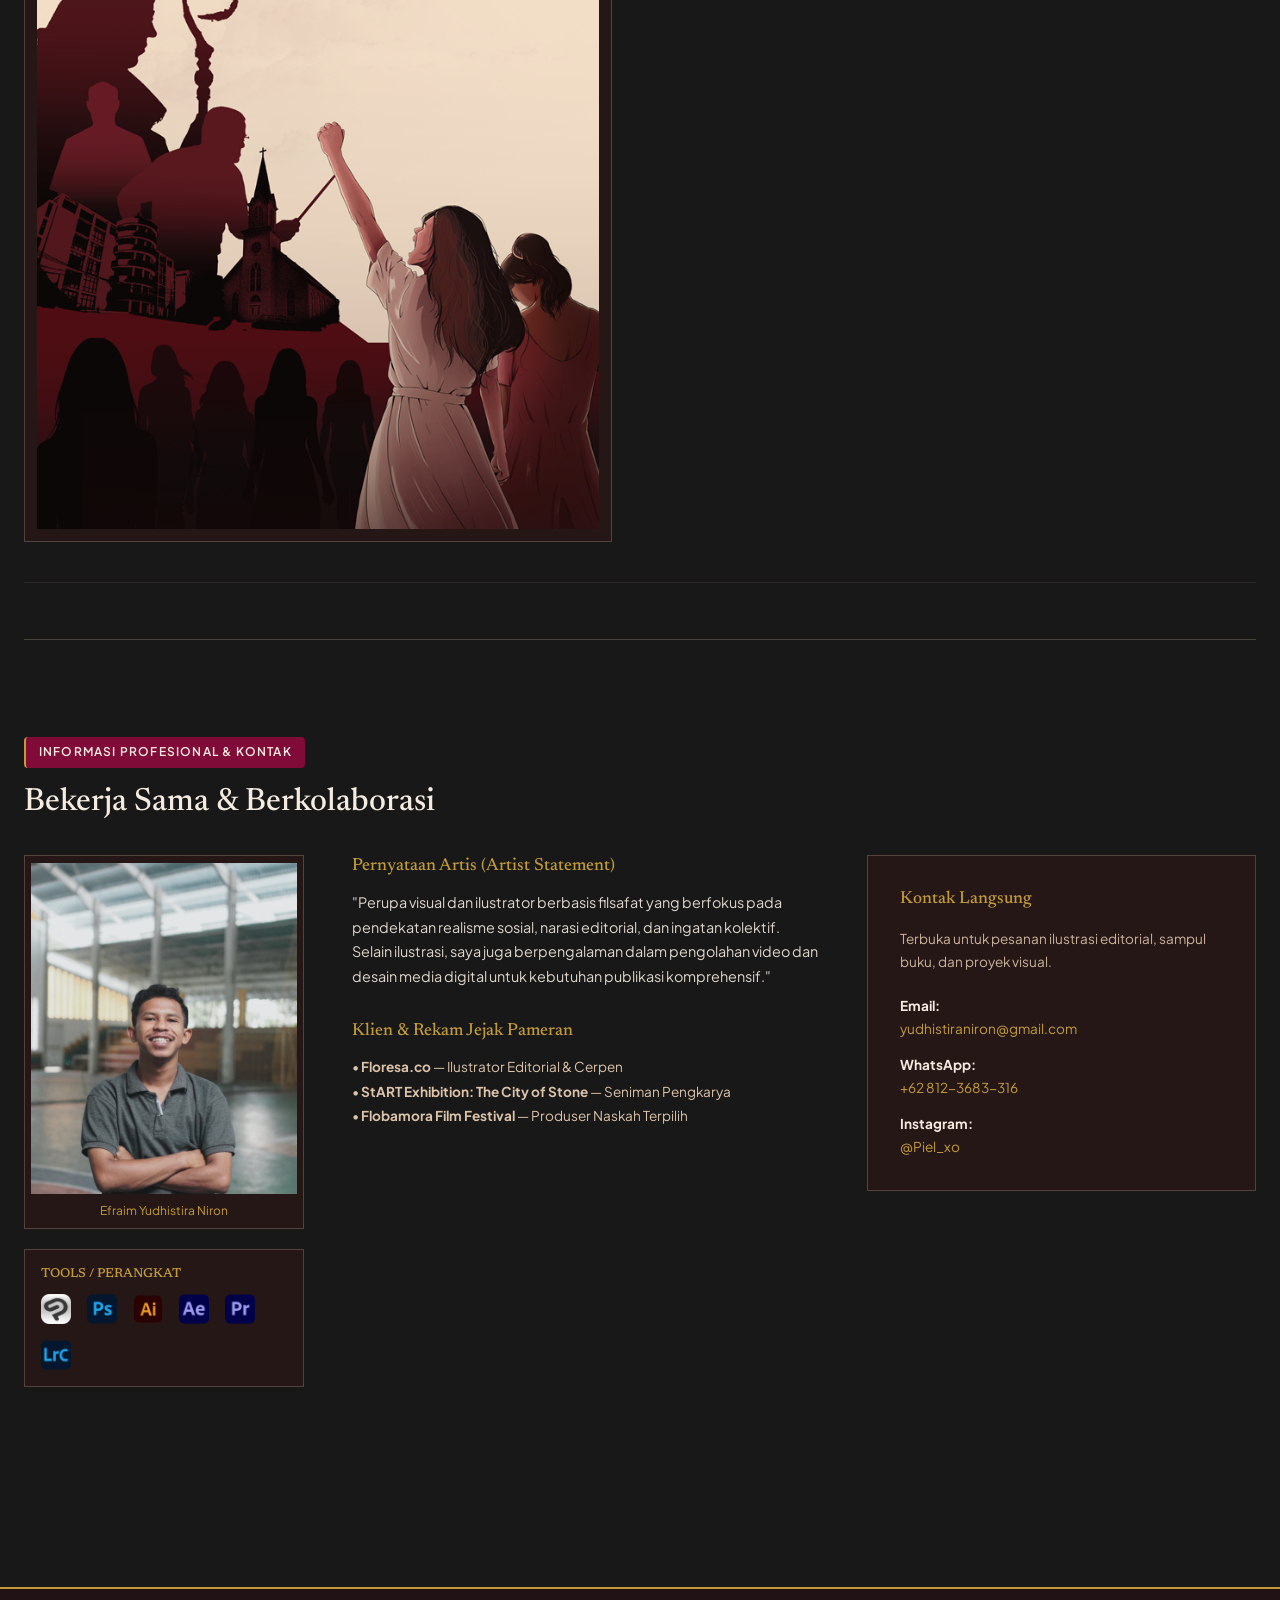
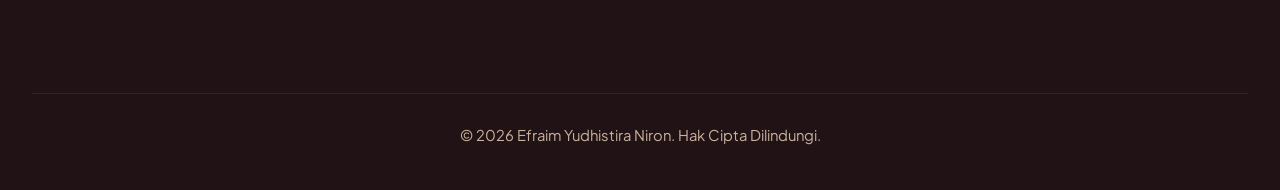
<file: portfolio.html>
<!DOCTYPE html>
<html lang="id">
<head>
  <meta charset="UTF-8">
  <meta name="viewport" content="width=device-width, initial-scale=1.0">
  <title>Portfolio — Efraim Yudhistira Niron</title>
  <link rel="stylesheet" href="style.css">
</head>
<body>

  <!-- NAVIGATION HEADER -->
  <header>
    <div class="brand">
      <a href="index.html">
        <h1>EFRAIM YUDHISTIRA NIRON</h1>
        <p>Illustrator · Visual Artist</p>
      </a>
    </div>

    <button type="button" class="menu-toggle-btn" aria-label="Buka Menu Navigasi">Menu</button>
    
    <nav class="site-nav">
      <ul>
        <li><a href="index.html">Home</a></li>
        <li><a href="portfolio.html" class="active">Portfolio</a></li>
        <li><a href="gallery.html">Gallery</a></li>
        <li><a href="about.html">About</a></li>
        <li><a href="cv.html">CV</a></li>
      </ul>
    </nav>
  </header>

  <!-- MAIN CONTENT AREA -->
  <main>

    <!-- PAGE HEADER -->
    <section id="page-header">
      <h1>Portfolio & Proyek Terkurasi</h1>
      <p>Kumpulan studi kasus ilustrasi editorial, penerbitan buku, dan proyek kolaborasi visual pilihan[cite: 10].</p>
    </section>

    <hr>

    <!-- PROJECTS LIST / CASE STUDIES (DIMUAT OTOMATIS OLEH SCRIPT.JS) -->
    <section id="projects-container"></section>

    <hr>

    <!-- SECTION: INFORMASI PROFESIONAL, FOTO PROFIL, ICON TOOL & KONTAK -->
    <section id="portfolio-contact-info" style="padding: 2.5rem 0;">
      <div style="margin-bottom: 2rem;">
        <span class="badge">Informasi Profesional & Kontak</span>
        <h2>Bekerja Sama & Berkolaborasi</h2>
      </div>

      <div class="portfolio-info-grid">
        
        <!-- KOLOM 1: FOTO PROFIL & TOOL ICONS -->
        <div>
          <figure style="background-color: var(--bg-surface); border: 1px solid var(--border-sand-muted); padding: 0.4rem; margin-bottom: 1.25rem;">
            <img src="images d icon/profil.jpg" alt="Efraim Yudhistira Niron" style="width: 100%; aspect-ratio: 4 / 5; object-fit: cover;">
            <figcaption style="font-size: 0.75rem; text-align: center; color: var(--color-accent-gold); margin-top: 0.4rem;">Efraim Yudhistira Niron</figcaption>
          </figure>

          <div style="background-color: var(--bg-surface); border: 1px solid var(--border-sand-muted); padding: 1rem;">
            <h4 style="font-size: 0.8rem; text-transform: uppercase; color: var(--color-accent-gold); margin-bottom: 0.6rem;">Tools / Perangkat</h4>
            
            <div class="tool-icons-grid">
              <img src="images d icon/Clipstudiopaint.png" alt="Clip Studio Paint" title="Clip Studio Paint">
              <img src="images d icon/photoshop.png" alt="Adobe Photoshop" title="Adobe Photoshop">
              <img src="images d icon/illustrator.png" alt="Adobe Illustrator" title="Adobe Illustrator">
              <img src="images d icon/after-effects.png" alt="Adobe After Effects" title="Adobe After Effects">
              <img src="images d icon/premiere-pro.png" alt="Adobe Premiere Pro" title="Adobe Premiere Pro">
              <img src="images d icon/lightroom.png" alt="Adobe Lightroom" title="Adobe Lightroom">
            </div>
          </div>
        </div>

        <!-- KOLOM 2: ARTIST STATEMENT & KLIEN -->
        <div>
          <div style="margin-bottom: 2rem;">
            <h3 style="color: var(--color-accent-gold); font-size: 1.1rem; margin-bottom: 0.75rem;">Pernyataan Artis (Artist Statement)</h3>
            <p style="font-size: 0.9rem; line-height: 1.7;">
              "Perupa visual dan ilustrator berbasis filsafat yang berfokus pada pendekatan realisme sosial, narasi editorial, dan ingatan kolektif. Selain ilustrasi, saya juga berpengalaman dalam pengolahan video dan desain media digital untuk kebutuhan publikasi komprehensif."
            </p>
          </div>

          <div>
            <h3 style="color: var(--color-accent-gold); font-size: 1.1rem; margin-bottom: 0.75rem;">Klien & Rekam Jejak Pameran</h3>
            <ul style="list-style: none; font-size: 0.85rem; line-height: 1.8; color: var(--color-sand);">
              <li>• <strong>Floresa.co</strong> — Ilustrator Editorial & Cerpen</li>
              <li>• <strong>StART Exhibition: The City of Stone</strong> — Seniman Pengkarya</li>
              <li>• <strong>Flobamora Film Festival</strong> — Produser Naskah Terpilih</li>
            </ul>
          </div>
        </div>

        <!-- KOLOM 3: KONTAK BISNIS & MEDIA SOSIAL -->
        <div style="background-color: var(--bg-surface); border: 1px solid var(--border-sand-muted); padding: 2rem;">
          <h3 style="color: var(--color-accent-gold); font-size: 1.1rem; margin-bottom: 1rem;">Kontak Langsung</h3>
          <p style="font-size: 0.85rem; color: var(--color-sand); margin-bottom: 1.25rem;">
            Terbuka untuk pesanan ilustrasi editorial, sampul buku, dan proyek visual.
          </p>

          <ul style="list-style: none; font-size: 0.85rem; display: flex; flex-direction: column; gap: 0.8rem;">
            <li>
              <strong style="color: var(--color-warm-ivory);">Email:</strong><br>
              <a href="mailto:yudhistiraniron@gmail.com" style="color: var(--color-accent-gold)">yudhistiraniron@gmail.com</a>
            </li>
            <li>
              <strong style="color: var(--color-warm-ivory);">WhatsApp:</strong><br>
              <a href="https://wa.me/628123683316" target="_blank" rel="noopener" style="color: var(--color-accent-gold)">+62 812-3683-316</a>
            </li>
            <li>
              <strong style="color: var(--color-warm-ivory);">Instagram:</strong><br>
              <a href="https://www.instagram.com/piel_xo" target="_blank" rel="noopener noreferrer" style="color: var(--color-accent-gold)">@Piel_xo</a>
            </li>
          </ul>
        </div>

      </div>
    </section>

  </main>

  <!-- FOOTER -->
  <footer>
    <div class="footer-copyright">
      <p>&copy; 2026 Efraim Yudhistira Niron. Hak Cipta Dilindungi.</p>
    </div>
  </footer>

  <script src="script.js"></script>
</body>
</html>
</file>
<file: style.css>
/* ==========================================================================
   EFRAIM YUDHISTIRA NIRON — CLEAN MONOLINGUAL CSS (FIXED MOBILE & PROPORTIONAL IMAGES)
   ========================================================================== */

@import url('https://fonts.googleapis.com/css2?family=Newsreader:ital,opsz,wght@0,6..72,400;0,6..72,500;0,6..72,600;1,6..72,400&family=Plus+Jakarta+Sans:wght@300;400;500;600&display=swap');

:root {
  /* PALET WARNA EDITORIAL */
  --bg-header: #120e0e;          /* Black Charcoal Pekat khusus Header */
  --bg-deep-charcoal: #181818;   /* Latar Utama Halaman / Body */
  --bg-surface: #261717;         /* Latar Kartu / Blok Konten */
  --bg-footer: #211215;          /* Dark Wine / Burgundy Pekat khusus Footer */
  
  --color-burgundy: #810B38;     /* Aksen utama tombol */
  --color-accent-gold: #C29B38;  /* Aksen Emas Redup (Judul & Garis Pembatas) */
  --color-warm-ivory: #F5EBE0;   /* Teks Utama */
  --color-sand: #DCC3AA;         /* Teks Sekunder */
  
  --border-sand-muted: rgba(220, 195, 170, 0.25);
  --border-sand-faint: rgba(220, 195, 170, 0.1);

  --font-display: 'Newsreader', Georgia, serif; 
  --font-body: 'Plus Jakarta Sans', -apple-system, BlinkMacSystemFont, sans-serif;

  --site-max-width: 1280px;
  --radius-sm: 4px;
}

*, *::before, *::after {
  box-sizing: border-box;
  margin: 0;
  padding: 0;
}

html { scroll-behavior: smooth; }

body {
  background-color: var(--bg-deep-charcoal);
  color: var(--color-warm-ivory);
  font-family: var(--font-body);
  font-size: 1rem;
  line-height: 1.7;
  -webkit-font-smoothing: antialiased;
}

img {
  max-width: 100%;
  height: auto;
  display: block;
}

a {
  color: inherit;
  text-decoration: none;
  transition: all 0.3s ease;
}

hr {
  border: none;
  border-top: 1px solid var(--border-sand-muted);
  margin: 3.5rem 0;
}

main {
  max-width: var(--site-max-width);
  margin: 0 auto;
  padding: 2.5rem 1.5rem 4rem;
}

/* TYPOGRAPHY */
h1, h2, h3, h4 {
  font-family: var(--font-display);
  font-weight: 500;
  line-height: 1.3;
  color: var(--color-warm-ivory);
}

h1 { font-size: clamp(1.8rem, 3.5vw, 3rem); }
h2 { font-size: clamp(1.35rem, 2.5vw, 2.1rem); }
h3 { font-size: clamp(1.1rem, 1.8vw, 1.4rem); }

p {
  color: var(--color-warm-ivory);
  opacity: 0.9;
  margin-bottom: 1.2rem;
}

.badge {
  display: inline-block;
  font-family: var(--font-body);
  font-size: 0.75rem;
  font-weight: 600;
  text-transform: uppercase;
  letter-spacing: 0.1em;
  padding: 0.35rem 0.8rem;
  background-color: var(--color-burgundy);
  color: var(--color-warm-ivory);
  border-left: 2px solid var(--color-accent-gold);
  border-radius: var(--radius-sm);
  margin-bottom: 0.85rem;
}

.btn-primary, .btn-read-more {
  display: inline-flex;
  align-items: center;
  justify-content: center;
  padding: 0.7rem 1.4rem;
  background-color: var(--color-burgundy);
  color: var(--color-warm-ivory);
  font-size: 0.85rem;
  font-weight: 500;
  letter-spacing: 0.05em;
  border: 1px solid var(--color-sand);
  border-radius: var(--radius-sm);
  cursor: pointer;
  transition: all 0.3s ease;
  text-align: center;
}

.btn-primary:hover, .btn-read-more:hover {
  background-color: var(--color-accent-gold);
  color: var(--bg-deep-charcoal);
  border-color: var(--color-accent-gold);
}

/* ==========================================================================
   1. HEADER & NAVIGATION
   ========================================================================== */
header {
  position: sticky;
  top: 0;
  z-index: 10000;
  background-color: var(--bg-header);
  border-bottom: 1px solid var(--color-accent-gold);
  padding: 1.25rem 2rem;
  display: flex;
  justify-content: space-between;
  align-items: center;
}

.brand a h1 {
  font-size: 1.1rem;
  font-weight: 600;
  letter-spacing: 0.08em;
  text-transform: uppercase;
  color: var(--color-warm-ivory);
}

.brand a p {
  font-family: var(--font-body);
  font-size: 0.75rem;
  color: var(--color-accent-gold);
  letter-spacing: 0.12em;
  margin-bottom: 0;
}

.site-nav ul {
  display: flex;
  list-style: none;
  gap: 2.2rem;
  align-items: center;
}

.site-nav a {
  font-size: 0.85rem;
  font-weight: 500;
  letter-spacing: 0.08em;
  text-transform: uppercase;
  color: var(--color-sand);
  padding: 0.3rem 0;
  position: relative;
}

.site-nav a:hover, .site-nav a.active {
  color: var(--color-warm-ivory);
}

.site-nav a::after {
  content: '';
  position: absolute;
  bottom: 0;
  left: 0;
  width: 0%;
  height: 2px;
  background-color: var(--color-accent-gold);
  transition: width 0.3s ease;
}

.site-nav a:hover::after, .site-nav a.active::after {
  width: 100%;
}

.menu-toggle-btn, .menu-toggle {
  display: none;
  background: none;
  border: 1px solid var(--border-sand-muted);
  color: var(--color-warm-ivory);
  padding: 0.4rem 0.8rem;
  font-family: var(--font-body);
  font-size: 0.85rem;
  cursor: pointer;
  border-radius: var(--radius-sm);
  z-index: 10001 !important;
  pointer-events: auto !important;
}

/* ==========================================================================
   2. HERO & PORTFOLIO LAYOUTS (PENCEGAHAN FOTO PROFIL KETARIK / GEPENG)
   ========================================================================== */
#hero {
  display: grid;
  grid-template-columns: 1fr 1fr;
  gap: 4rem;
  align-items: center;
  padding: 3rem 0;
}

#hero .tagline {
  font-family: var(--font-display);
  font-style: italic;
  font-size: 1.15rem;
  color: var(--color-accent-gold);
  margin-bottom: 1.5rem;
}

.hero-actions {
  display: flex;
  gap: 1.2rem;
  flex-wrap: wrap;
}

.hero-featured-image figure,
.project-card,
.gallery-card,
.gallery-preview-grid figure,
.about-sidebar .artist-portrait,
.project-media figure,
#home-about,
.home-about-avatar figure {
  background-color: var(--bg-surface);
  border: 1px solid var(--border-sand-muted);
  transition: border-color 0.3s ease;
}

.hero-featured-image figure:hover,
.project-card:hover,
.gallery-card:hover {
  border-color: var(--color-accent-gold);
}

/* DIPERBAIKI: Menjaga rasio foto profil / hero tetap natural tanpa terdistorsi */
.hero-featured-image figure,
.about-sidebar .artist-portrait,
.home-about-avatar figure { 
  padding: 0.75rem; 
  overflow: hidden;
}

.hero-featured-image img,
.about-sidebar .artist-portrait img,
.home-about-avatar figure img { 
  width: 100%; 
  height: auto; 
  max-height: 520px;
  object-fit: cover; 
  object-position: center top; 
  display: block;
}

figcaption {
  font-size: 0.85rem;
  color: var(--color-sand);
  margin-top: 0.8rem;
}

.section-header {
  display: flex;
  justify-content: space-between;
  align-items: flex-end;
  margin-bottom: 2.5rem;
  gap: 1rem;
}

.section-header a {
  color: var(--color-accent-gold);
  font-size: 0.9rem;
  text-decoration: underline;
  text-underline-offset: 4px;
}

.projects-list { display: flex; flex-direction: column; gap: 3rem; }

.project-card {
  display: grid;
  grid-template-columns: 1.1fr 1fr;
  gap: 3rem;
  align-items: center;
  padding: 1.75rem;
}

.project-card figure img { width: 100%; aspect-ratio: 16 / 9; object-fit: cover; }

.gallery-preview-grid {
  display: grid;
  grid-template-columns: repeat(3, 1fr);
  gap: 2rem;
}

.gallery-preview-grid figure { padding: 0.75rem; }

#page-header { padding: 2.5rem 0 2rem; }

.project-item {
  display: grid;
  grid-template-columns: 1fr 1fr;
  gap: 3.5rem;
  align-items: start;
  padding: 2.5rem 0;
  border-bottom: 1px solid var(--border-sand-faint);
}

.project-media figure { padding: 0.75rem; }
.project-media img { width: 100%; height: auto; display: block; }

.project-meta {
  list-style: none;
  margin: 1.5rem 0;
  border-top: 1px solid var(--border-sand-faint);
  border-bottom: 1px solid var(--border-sand-faint);
  padding: 1rem 0;
}

.project-meta li { font-size: 0.9rem; color: var(--color-sand); margin-bottom: 0.5rem; }


/* ==========================================================================
   3. GALERI UTAMA: GAYA PINTEREST (MASONRY GRID DINAMIS)
   ========================================================================== */
.gallery-container {
  max-width: 1400px;
  margin: 0 auto;
  padding: 2.5rem 1.5rem;
}

.gallery-flexible-grid {
  column-count: 3;
  column-gap: 1.5rem;
  width: 100%;
}

.gallery-card {
  background-color: var(--bg-surface);
  border: 1px solid var(--border-sand-muted);
  border-radius: var(--radius-sm);
  padding: 1rem;
  margin-bottom: 1.5rem;
  display: inline-block;
  width: 100%;
  cursor: pointer;
  transition: border-color 0.3s ease, transform 0.3s ease;
  break-inside: avoid;
}

.gallery-card:hover {
  border-color: var(--color-accent-gold);
  transform: translateY(-3px);
}

.gallery-card .img-wrapper {
  width: 100%;
  background: var(--bg-deep-charcoal);
  border-radius: 2px;
  overflow: hidden;
  margin-bottom: 0.85rem;
}

.gallery-card img {
  width: 100%;
  height: auto;
  display: block;
}

.card-info {
  padding: 0.25rem;
}

.card-info h3 {
  font-size: 1.1rem;
  margin: 0.3rem 0 0.4rem 0;
  color: var(--color-warm-ivory);
}

.card-info .single-line-excerpt {
  font-size: 0.85rem;
  color: var(--color-sand);
  margin-top: 0.3rem;
  line-height: 1.4;
  white-space: nowrap;
  overflow: hidden;
  text-overflow: ellipsis;
  display: block;
}


/* ==========================================================================
   4. LIGHTBOX MODAL (POP-UP BACA LENGKAP)
   ========================================================================== */
.lightbox-modal {
  display: none;
  position: fixed;
  top: 0; left: 0;
  width: 100vw; height: 100vh;
  background-color: rgba(12, 10, 10, 0.92);
  z-index: 999999;
  justify-content: center;
  align-items: center;
  padding: 1.5rem;
}

.modal-content {
  background-color: var(--bg-surface);
  border: 1px solid var(--color-accent-gold);
  max-width: 1000px;
  width: 100%;
  max-height: 85vh;
  overflow-y: auto;
  position: relative;
  padding: 2.5rem;
  border-radius: var(--radius-sm);
}

.close-modal {
  position: absolute;
  top: 1.25rem; right: 1.5rem;
  background: none;
  border: none;
  color: var(--color-warm-ivory);
  font-size: 2rem;
  cursor: pointer;
  line-height: 1;
}

.modal-body {
  display: grid;
  grid-template-columns: 1.2fr 1fr;
  gap: 2.5rem;
  align-items: start;
}

.modal-image-container img {
  width: 100%;
  height: auto;
  max-height: 70vh;
  object-fit: contain;
}

.modal-text-container h2 {
  font-size: 1.6rem;
  color: var(--color-warm-ivory);
  margin-top: 0.5rem;
}

.full-description p {
  font-size: 0.95rem;
  line-height: 1.7;
  color: var(--color-warm-ivory);
  margin-top: 1rem;
}


/* ==========================================================================
   5. HALAMAN ABOUT & CV
   ========================================================================== */
#about-container { display: grid; grid-template-columns: 300px 1fr; gap: 4rem; padding: 2.5rem 0; }
.about-sidebar .artist-portrait { padding: 0.75rem; margin-bottom: 2rem; }
.quick-info h3 { font-size: 0.95rem; text-transform: uppercase; color: var(--color-accent-gold); margin-bottom: 1.2rem; }
.quick-info ul { list-style: none; }
.quick-info li { font-size: 0.9rem; margin-bottom: 0.8rem; color: var(--color-sand); }

.bio-block { margin-bottom: 3rem; }
.bio-block h2 { margin-bottom: 1.2rem; border-bottom: 1px solid var(--border-sand-faint); padding-bottom: 0.6rem; color: var(--color-accent-gold); }

.cv-section h2 { font-size: 1.3rem; color: var(--color-accent-gold); text-transform: uppercase; margin-bottom: 1.5rem; }
.cv-item { display: grid; grid-template-columns: 180px 1fr; gap: 2rem; margin-bottom: 1.8rem; }
.cv-date { font-size: 0.9rem; color: var(--color-accent-gold); font-weight: 500; }
.institution { font-size: 0.92rem; color: var(--color-sand); font-style: italic; margin-bottom: 0.5rem; }
.cv-bullet-list { margin-left: 1.2rem; font-size: 0.9rem; }


/* ==========================================================================
   6. FOOTER (DARK WINE)
   ========================================================================== */
footer {
  background-color: var(--bg-footer);
  border-top: 2px solid var(--color-accent-gold);
  padding: 4.5rem 2rem 2rem;
  margin-top: 6rem;
  width: 100%;
}

.footer-container {
  max-width: var(--site-max-width);
  margin: 0 auto;
  display: grid;
  grid-template-columns: 2fr 1fr 1fr;
  gap: 3.5rem;
}

footer h4 { 
  font-size: 0.95rem; 
  text-transform: uppercase; 
  color: var(--color-accent-gold); 
  margin-bottom: 1.1rem; 
  letter-spacing: 0.08em;
}

footer ul { list-style: none; }

footer li, footer p, footer a { 
  margin-bottom: 0.6rem; 
  font-size: 0.925rem; 
  color: var(--color-sand);
}

footer a:hover {
  color: var(--color-warm-ivory);
}

.footer-copyright { 
  grid-column: 1 / -1; 
  border-top: 1px solid var(--border-sand-faint); 
  padding-top: 1.8rem; 
  margin-top: 2rem;
  font-size: 0.85rem; 
  color: var(--color-sand); 
  text-align: center; 
}

#home-about { padding: 3.5rem; margin: 4.5rem 0; }
.home-about-grid { display: grid; grid-template-columns: 280px 1fr; gap: 3.5rem; align-items: center; }

.portfolio-info-grid {
  display: grid;
  grid-template-columns: 280px 1.2fr 1fr;
  gap: 3rem;
  align-items: start;
}

.tool-icons-grid {
  display: flex;
  gap: 1rem;
  flex-wrap: wrap;
  align-items: center;
  margin-top: 0.75rem;
}

.tool-icons-grid img {
  width: 30px;
  height: 30px;
  object-fit: contain;
  filter: grayscale(20%);
  transition: filter 0.3s ease, transform 0.3s ease;
}

.tool-icons-grid img:hover {
  filter: grayscale(0%);
  transform: translateY(-2px);
}


/* ==========================================================================
   7. RESPONSIVE DESIGN (RESPONSIF HP & NAVIGATION SLIDE-DOWN)
   ========================================================================== */
@media (max-width: 1024px) {
  .gallery-flexible-grid {
    column-count: 2;
  }
}

@media (max-width: 900px) {
  .portfolio-info-grid {
    grid-template-columns: 1fr;
    gap: 2.5rem;
  }
  #hero, .project-card, .project-item, #about-container, .modal-body, .footer-container, .home-about-grid { 
    grid-template-columns: 1fr; 
    gap: 2.5rem; 
  }
}

@media (max-width: 600px) {
  header {
    position: sticky !important;
    top: 0 !important;
    z-index: 10000 !important;
    padding: 0.75rem 1rem !important;
  }
  
  .brand a h1 { 
    font-size: 0.9rem !important; 
    line-height: 1.2;
  }
  
  .brand a p { 
    font-size: 0.7rem !important;
  }

  main { 
    padding: 1.25rem 1rem 3rem; 
  }
  
  .site-nav {
    display: none;
    position: absolute;
    top: 100%;
    left: 0;
    width: 100%;
    background-color: var(--bg-header);
    border-bottom: 1px solid var(--color-accent-gold);
    padding: 1.5rem;
    z-index: 99999 !important;
    box-shadow: 0 10px 25px rgba(0,0,0,0.8);
  }

  /* DIPERBAIKI: Mengakomodasi penambahan class 'is-open' dan 'active' dari JavaScript */
  .site-nav.is-open,
  .site-nav.active {
    display: block !important;
  }

  .site-nav ul {
    display: flex !important;
    flex-direction: column;
    gap: 1.2rem;
    align-items: flex-start;
  }

  .menu-toggle-btn, .menu-toggle {
    display: block !important;
  }

  .gallery-flexible-grid {
    column-count: 1;
  }
  
  .cv-item { 
    grid-template-columns: 1fr; 
    gap: 0.4rem; 
  }
}

@media (min-width: 601px) {
  .menu-toggle-btn, .menu-toggle {
    display: none !important;
  }
  .site-nav {
    display: block !important;
  }
}
</file>
